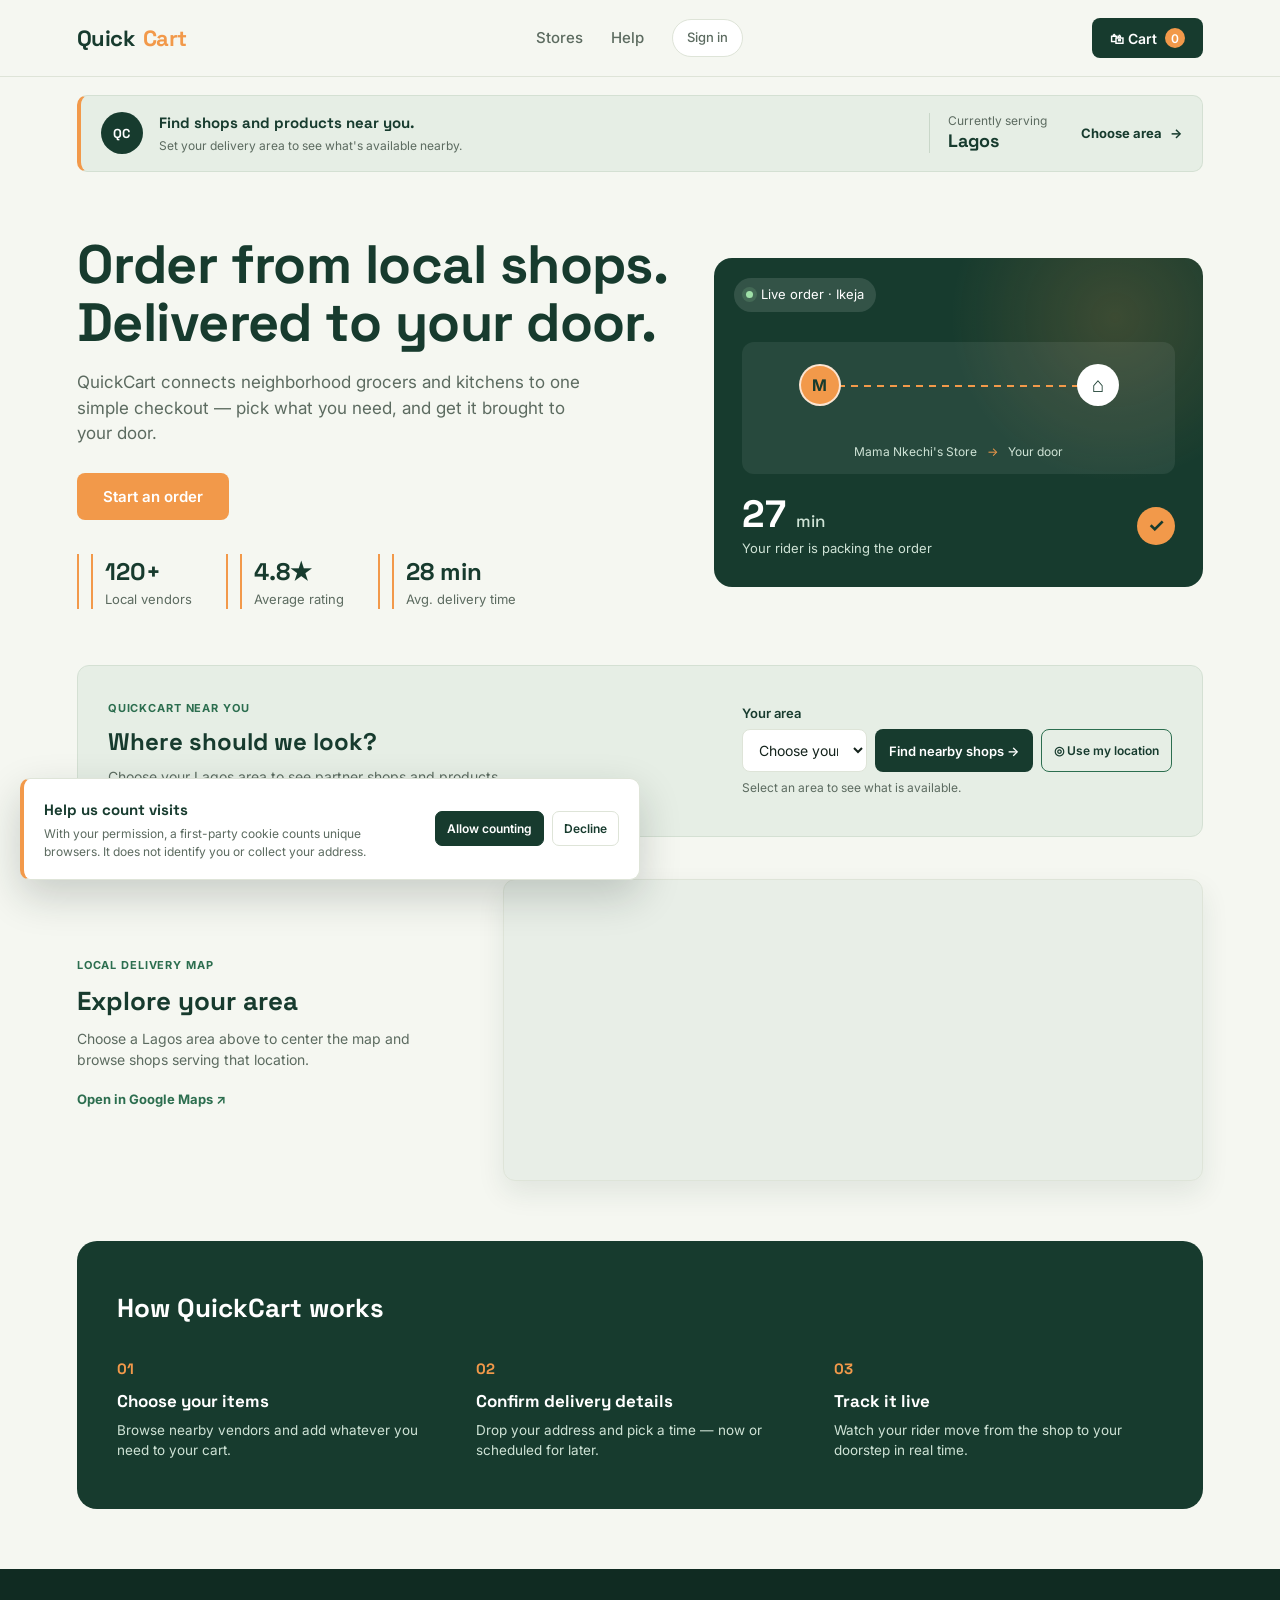
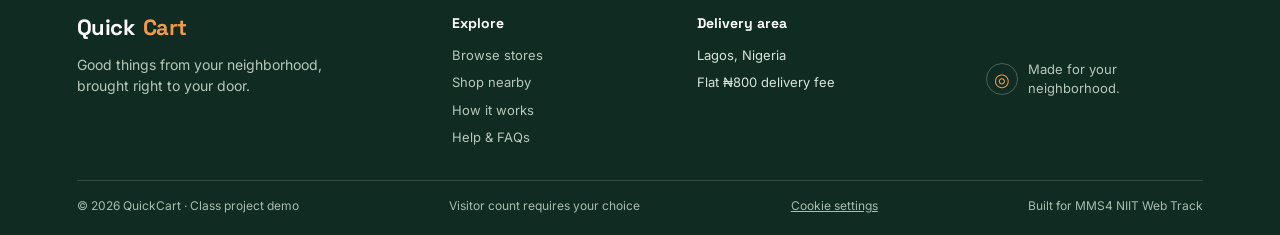
<file: target/classes/static/index.html>
<!DOCTYPE html>
<html lang="en">
<head>
<meta charset="UTF-8">
<meta name="viewport" content="width=device-width, initial-scale=1.0">
<title>QuickCart — Local Delivery</title>
<link rel="preconnect" href="https://fonts.googleapis.com">
<link href="https://fonts.googleapis.com/css2?family=Space+Grotesk:wght@500;600;700&family=Inter:wght@400;500;600&display=swap" rel="stylesheet">
<link rel="stylesheet" href="style.css">
</head>
<body>

<header>
  <a href="index.html" class="brand">Quick<span>Cart</span></a>
  <nav><ul id="accountNav">
    <li><a>Groceries</a></li>
    <li><a>Meals</a></li>
  </ul></nav>
  <button class="cart-btn" onclick="openCart()">
    🛍 Cart <span class="cart-count" id="cartCount">0</span>
  </button>
</header>

<div class="delivery-banner">
  <div class="banner-mark">QC</div>
  <div class="banner-copy">
    <strong>Find shops and products near you.</strong>
    <span>Set your delivery area to see what's available nearby.</span>
  </div>
  <div class="banner-action"><span>Currently serving</span><strong>Lagos</strong></div>
  <a href="#location" class="banner-link">Choose area <span aria-hidden="true">→</span></a>
</div>

<div class="hero">
  <div>
    <h1>Order from local shops.<br>Delivered to your door.</h1>
    <p>QuickCart connects neighborhood grocers and kitchens to one simple checkout — pick what you need, and get it brought to your door.</p>
    <button class="cta" onclick="document.getElementById('location').scrollIntoView({behavior:'smooth'})">Start an order</button>
    <div class="hero-stats">
      <div><div class="num">120+</div><div class="lbl">Local vendors</div></div>
      <div><div class="num">4.8★</div><div class="lbl">Average rating</div></div>
      <div><div class="num">28 min</div><div class="lbl">Avg. delivery time</div></div>
    </div>
  </div>
  <div class="hero-visual">
    <div class="tag"><span class="live-dot"></span> Live order · Ikeja</div>
    <div class="route-map" aria-hidden="true">
      <div class="route-line"></div>
      <div class="route-stop shop-stop">M</div>
      <div class="route-stop home-stop">⌂</div>
      <div class="route-caption">Mama Nkechi's Store <span>→</span> Your door</div>
    </div>
    <div class="order-status">
      <div>
        <div class="eta">27 <span>min</span></div>
        <div class="eta-lbl">Your rider is packing the order</div>
      </div>
      <div class="status-mark">✓</div>
    </div>
  </div>
</div>

<section class="location-section" id="location">
  <div class="location-intro">
    <span class="location-kicker">QUICKCART NEAR YOU</span>
    <h2>Where should we look?</h2>
    <p>Choose your Lagos area to see partner shops and products that serve you.</p>
  </div>
  <div class="location-form">
    <label for="locationCity">Your area</label>
    <div class="location-controls">
      <select id="locationCity">
        <option value="">Choose your area</option>
        <option value="Agege">Agege</option>
        <option value="Alimosho">Alimosho</option>
        <option value="Ajah">Ajah</option>
        <option value="Badagry">Badagry</option>
        <option value="Epe">Epe</option>
        <option value="Ikeja">Ikeja</option>
        <option value="Kosofe">Kosofe</option>
        <option value="Lekki">Lekki</option>
        <option value="Ojo">Ojo</option>
        <option value="Somolu">Somolu</option>
        <option value="Surulere">Surulere</option>
        <option value="Victoria Island">Victoria Island</option>
        <option value="Yaba">Yaba</option>
      </select>
      <button class="location-submit" type="button" onclick="findNearbyShops()">Find nearby shops <span aria-hidden="true">→</span></button>
      <button class="location-gps" type="button" onclick="useMyLocation()">◎ Use my location</button>
    </div>
    <p class="location-status" id="locationStatus" role="status">Select an area to see what is available.</p>
  </div>
</section>

<section class="map-section" aria-labelledby="mapHeading">
  <div class="map-info">
    <span class="location-kicker">LOCAL DELIVERY MAP</span>
    <h2 id="mapHeading">Explore your area</h2>
    <p id="mapDescription">Choose a Lagos area above to center the map and browse shops serving that location.</p>
    <a id="googleMapLink" href="https://www.google.com/maps/search/?api=1&query=Lagos%2C%20Nigeria" target="_blank" rel="noopener noreferrer">Open in Google Maps <span aria-hidden="true">↗</span></a>
  </div>
  <div class="map-frame">
    <iframe id="googleMap" title="Google Map of Lagos delivery area" loading="lazy" referrerpolicy="no-referrer-when-downgrade" src="https://maps.google.com/maps?q=Lagos%2C%20Nigeria&output=embed"></iframe>
  </div>
</section>

<section id="shop" hidden>
  <div class="section-head">
    <div>
      <h2 id="shopHeading">Shops near you</h2>
      <p id="shopSubheading">Available shops and products for your selected area.</p>
    </div>
    <div class="filters">
      <button class="active" onclick="filterCat('all',this)">All</button>
      <button onclick="filterCat('grocery',this)">Groceries</button>
      <button onclick="filterCat('produce',this)">Produce</button>
      <button onclick="filterCat('meal',this)">Meals</button>
      <button onclick="filterCat('bakery',this)">Bakery</button>
      <button onclick="filterCat('drink',this)">Drinks</button>
      <button onclick="filterCat('snack',this)">Snacks</button>
      <button onclick="filterCat('household',this)">Household</button>
      <button onclick="filterCat('personal',this)">Personal care</button>
    </div>
  </div>
  <div class="store-grid" id="storeGrid"></div>
  <h3 class="products-heading">Products from these shops</h3>
  <div class="grid" id="productGrid"></div>
</section>

<div class="how" id="how">
  <h2>How QuickCart works</h2>
  <div class="how-grid">
    <div class="step">
      <div class="n">01</div>
      <h3>Choose your items</h3>
      <p>Browse nearby vendors and add whatever you need to your cart.</p>
    </div>
    <div class="step">
      <div class="n">02</div>
      <h3>Confirm delivery details</h3>
      <p>Drop your address and pick a time — now or scheduled for later.</p>
    </div>
    <div class="step">
      <div class="n">03</div>
      <h3>Track it live</h3>
      <p>Watch your rider move from the shop to your doorstep in real time.</p>
    </div>
  </div>
</div>

<footer class="site-footer">
  <div class="footer-main">
    <div class="footer-about">
      <a href="index.html" class="brand footer-brand">Quick<span>Cart</span></a>
      <p>Good things from your neighborhood, brought right to your door.</p>
    </div>
    <div class="footer-column">
      <h3>Explore</h3>
      <a href="stores.html">Browse stores</a>
      <a href="#shop">Shop nearby</a>
      <a href="#how">How it works</a>
      <a href="help.html">Help & FAQs</a>
    </div>
    <div class="footer-column">
      <h3>Delivery area</h3>
      <span>Lagos, Nigeria</span>
      <span>Flat ₦800 delivery fee</span>
    </div>
    <div class="footer-note">
      <span class="footer-pin">◎</span>
      <span>Made for your neighborhood.</span>
    </div>
  </div>
  <div class="footer-bottom">
    <span>© 2026 QuickCart · Class project demo</span>
    <span id="visitorCount">Visitor count requires your choice</span>
    <a href="#visitorCount" onclick="openVisitorCookieSettings(event)">Cookie settings</a>
    <span>Built for MMS4 NIIT Web Track</span>
  </div>
</footer>

<div class="overlay" id="overlay" onclick="closeCart()"></div>
<div class="drawer" id="drawer">
  <div class="drawer-head">
    <h3>Your cart</h3>
    <button class="close-btn" onclick="closeCart()">✕</button>
  </div>
  <div class="drawer-items" id="drawerItems"></div>
  <div class="drawer-foot">
    <div class="field" id="addressField" style="display:none;">
      <label for="streetAddress">Street address</label>
      <input type="text" id="streetAddress" placeholder="e.g. 14 Adeola Street">

      <div class="delivery-row">
        <div class="delivery-col">
          <label for="citySelect">City</label>
          <select id="citySelect">
            <option value="">Choose city</option>
            <option value="Agege">Agege</option>
            <option value="Alimosho">Alimosho</option>
            <option value="Ajah">Ajah</option>
            <option value="Badagry">Badagry</option>
            <option value="Epe">Epe</option>
            <option value="Ikeja">Ikeja</option>
            <option value="Kosofe">Kosofe</option>
            <option value="Lekki">Lekki</option>
            <option value="Ojo">Ojo</option>
            <option value="Somolu">Somolu</option>
            <option value="Surulere">Surulere</option>
            <option value="Victoria Island">Victoria Island</option>
            <option value="Yaba">Yaba</option>
          </select>
        </div>

        <div class="delivery-col">
          <label for="stateSelect">State</label>
          <select id="stateSelect">
            <option value="Lagos" selected>Lagos</option>
          </select>
        </div>
      </div>
    </div>
    <div class="row"><span>Subtotal</span><span id="subtotal">₦0</span></div>
    <div class="row"><span>Delivery fee</span><span id="deliveryFee">₦0</span></div>
    <div class="row total"><span>Total</span><span id="total">₦0</span></div>
    <button class="checkout-btn" id="checkoutBtn" onclick="checkout()" disabled>Place order</button>
  </div>
</div>

<script src="common.js"></script>
<script>
let PRODUCTS = [];
let NEARBY_STORES = [];
let cart = {}; // {id: qty}
let currentFilter = 'all';

function setMapLocation(query, description, title) {
  const encodedQuery = encodeURIComponent(query);
  const map = document.getElementById('googleMap');
  map.src = `https://maps.google.com/maps?q=${encodedQuery}&output=embed`;
  map.title = title;
  document.getElementById('mapDescription').textContent = description;
  document.getElementById('googleMapLink').href = `https://www.google.com/maps/search/?api=1&query=${encodedQuery}`;
}

function useMyLocation() {
  const status = document.getElementById('locationStatus');
  if (!navigator.geolocation) {
    status.textContent = 'Location is not available in this browser. Choose your area from the list.';
    return;
  }

  status.textContent = 'Requesting your location permission...';
  navigator.geolocation.getCurrentPosition(position => {
    const coordinates = `${position.coords.latitude},${position.coords.longitude}`;
    setMapLocation(coordinates, 'Map centered on your device location. Confirm your Lagos area above to see shops serving you.', 'Google Map centered on your device location');
    status.textContent = 'Your location is on the map. Choose your Lagos area to find nearby shops.';
  }, error => {
    const message = error.code === error.PERMISSION_DENIED
      ? 'Location permission was denied. Choose your area from the list instead.'
      : 'Could not get your location. Choose your area from the list instead.';
    status.textContent = message;
  }, { enableHighAccuracy: false, timeout: 10000, maximumAge: 60000 });
}

async function findNearbyShops(shouldScroll = true) {
  const city = document.getElementById('locationCity').value;
  const status = document.getElementById('locationStatus');
  const shopSection = document.getElementById('shop');

  if (!city) {
    showToast('Choose your area first', true);
    return;
  }

  setMapLocation(`${city}, Lagos, Nigeria`, `Map centered on ${city}, Lagos. Shops shown below serve this area.`, `Google Map of ${city}, Lagos`);
  if (localStorage.getItem('qc_delivery_city') && localStorage.getItem('qc_delivery_city') !== city) {
    cart = {};
    updateCart();
  }
  status.textContent = `Looking for shops in ${city}...`;
  shopSection.hidden = true;

  try {
    const stores = await api(`/api/stores?city=${encodeURIComponent(city)}`);
    if (stores.length === 0) {
      NEARBY_STORES = [];
      PRODUCTS = [];
      localStorage.removeItem('qc_delivery_city');
      updateCart();
      status.textContent = `No partner shops serve ${city} yet. Try another Lagos area.`;
      return;
    }

    localStorage.setItem('qc_delivery_city', city);
    document.getElementById('citySelect').value = city;
    document.getElementById('shopHeading').textContent = `Shops near ${city}`;
    document.getElementById('shopSubheading').textContent = `Partner shops and their available products in ${city}.`;
    NEARBY_STORES = stores;
    PRODUCTS = stores.flatMap(store => store.products.map(product => ({ ...product, storeName: store.name })));
    updateCart();
    renderStores();
    renderGrid();
    shopSection.hidden = false;
    status.textContent = `${stores.length} partner shop${stores.length === 1 ? '' : 's'} found in ${city}.`;
    if (shouldScroll) shopSection.scrollIntoView({ behavior: 'smooth', block: 'start' });
  } catch (err) {
    status.textContent = err.message;
  }
}

function renderStores() {
  document.getElementById('storeGrid').innerHTML = NEARBY_STORES.map(store => `
    <article class="store-card">
      <div class="store-card-top">
        <div class="store-icon">${store.icon}</div>
        <div>
          <h3>${store.name}</h3>
          <p>${store.category}</p>
        </div>
      </div>
      <div class="store-card-bottom">
        <span>Serving ${document.getElementById('locationCity').value}</span>
        <strong>${store.products.length} items</strong>
      </div>
    </article>
  `).join('');
}

function restoreDeliveryArea() {
  const requestedCity = new URLSearchParams(window.location.search).get('area');
  const savedCity = requestedCity || localStorage.getItem('qc_delivery_city');
  if (!savedCity) return;
  const locationSelect = document.getElementById('locationCity');
  locationSelect.value = savedCity;
  if (locationSelect.value) findNearbyShops(Boolean(requestedCity));
}

function renderGrid(){
  const grid = document.getElementById('productGrid');
  const items = PRODUCTS.filter(p => currentFilter==='all' || p.cat===currentFilter);
  if (items.length === 0) {
    grid.innerHTML = '<p class="empty-results">No products in this category at your nearby shops.</p>';
    return;
  }
  grid.innerHTML = items.map(p => `
    <div class="card">
      <div class="card-img">${p.icon}</div>
      <h3>${p.name}</h3>
      <p class="desc">${p.desc}</p>
      <p class="product-store">${p.storeName}</p>
      <div class="card-foot">
        <span class="price">${money(p.price)}</span>
        <button class="add-btn" onclick="addToCart(${p.id})">+</button>
      </div>
    </div>
  `).join('');
}

function filterCat(cat, btn){
  currentFilter = cat;
  document.querySelectorAll('.filters button').forEach(b=>b.classList.remove('active'));
  btn.classList.add('active');
  renderGrid();
}

function addToCart(id){
  cart[id] = (cart[id] || 0) + 1;
  updateCart();
  showToast('Added to cart');
}

function changeQty(id, delta){
  cart[id] = (cart[id]||0) + delta;
  if(cart[id] <= 0) delete cart[id];
  updateCart();
}

function updateCart(){
  const ids = Object.keys(cart);
  const count = ids.reduce((s,id)=>s+cart[id],0);
  document.getElementById('cartCount').textContent = count;

  const drawerItems = document.getElementById('drawerItems');
  if(ids.length === 0){
    drawerItems.innerHTML = `<div class="empty-msg">Your cart is empty.<br>Add something tasty from the shop.</div>`;
  } else {
    drawerItems.innerHTML = ids.map(id=>{
      const p = PRODUCTS.find(x=>x.id==id);
      return `
        <div class="cart-line">
          <div class="ic">${p.icon}</div>
          <div class="info">
            <div class="nm">${p.name}</div>
            <div class="pr">${money(p.price)}</div>
          </div>
          <div class="qty">
            <button onclick="changeQty(${id},-1)">−</button>
            <span>${cart[id]}</span>
            <button onclick="changeQty(${id},1)">+</button>
          </div>
        </div>
      `;
    }).join('');
  }

  const subtotal = ids.reduce((s,id)=> s + PRODUCTS.find(x=>x.id==id).price * cart[id], 0);
  const fee = subtotal > 0 ? 800 : 0;
  document.getElementById('subtotal').textContent = money(subtotal);
  document.getElementById('deliveryFee').textContent = money(fee);
  document.getElementById('total').textContent = money(subtotal + fee);
  document.getElementById('checkoutBtn').disabled = subtotal === 0;
  document.getElementById('addressField').style.display = subtotal > 0 ? 'block' : 'none';
}

function openCart(){
  document.getElementById('drawer').classList.add('open');
  document.getElementById('overlay').classList.add('open');
}
function closeCart(){
  document.getElementById('drawer').classList.remove('open');
  document.getElementById('overlay').classList.remove('open');
}

async function checkout(){
  if (!getUser()) {
    showToast('Please sign in to place an order', true);
    setTimeout(()=> window.location.href = 'login.html', 900);
    return;
  }

  const street = document.getElementById('streetAddress').value.trim();
  const city = document.getElementById('citySelect').value.trim();
  const state = document.getElementById('stateSelect').value.trim();

  if (!street) {
    showToast('Please enter your street address', true);
    return;
  }
  if (!city) {
    showToast('Please choose a Lagos city', true);
    return;
  }
  if (!state || state.toLowerCase() !== 'lagos') {
    showToast('QuickCart delivery is only available in Lagos, Lagos State', true);
    return;
  }

  const address = `${street}, ${city}, ${state}`;

  try {
    await api('/api/orders', {
      method: 'POST',
      body: JSON.stringify({ items: cart, address, street, city, state })
    });
    showToast('Order placed! Track it on the My orders page.');
    cart = {};
    updateCart();
    setTimeout(closeCart, 900);
  } catch (err) {
    showToast(err.message, true);
  }
}

renderAccountNav('accountNav');
restoreDeliveryArea();
updateCart();
</script>

</body>
</html>
</file>
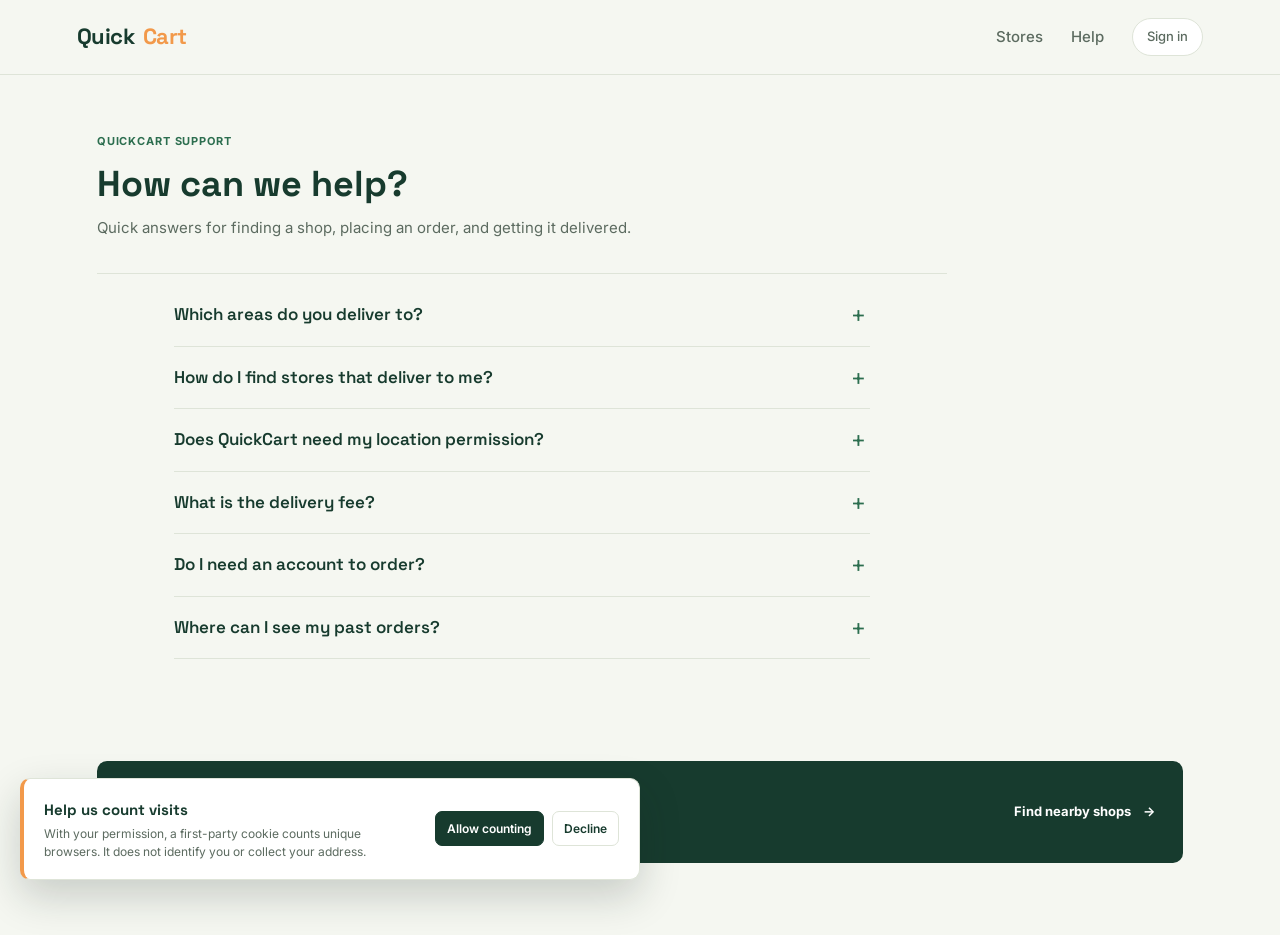
<file: target/classes/static/help.html>
<!DOCTYPE html>
<html lang="en">
<head>
<meta charset="UTF-8">
<meta name="viewport" content="width=device-width, initial-scale=1.0">
<title>Help & FAQs — QuickCart</title>
<link rel="preconnect" href="https://fonts.googleapis.com">
<link href="https://fonts.googleapis.com/css2?family=Space+Grotesk:wght@500;600;700&family=Inter:wght@400;500;600&display=swap" rel="stylesheet">
<link rel="stylesheet" href="style.css">
</head>
<body>
<header>
  <a href="index.html" class="brand">Quick<span>Cart</span></a>
  <nav><ul id="accountNav"></ul></nav>
</header>

<main class="help-page">
  <div class="help-heading">
    <span class="location-kicker">QUICKCART SUPPORT</span>
    <h1>How can we help?</h1>
    <p>Quick answers for finding a shop, placing an order, and getting it delivered.</p>
  </div>

  <section class="faq-list" aria-label="Frequently asked questions">
    <details>
      <summary>Which areas do you deliver to?</summary>
      <p>QuickCart's demo shops currently cover Agege, Alimosho, Ikeja, Kosofe, Ajah, Lekki, Victoria Island, Somolu, Surulere, and Yaba. The store directory shows which areas each shop serves.</p>
    </details>
    <details>
      <summary>How do I find stores that deliver to me?</summary>
      <p>Choose your Lagos area on the home page. You can also use your device location to center the map, then confirm your area to load matching stores and products.</p>
    </details>
    <details>
      <summary>Does QuickCart need my location permission?</summary>
      <p>No. You can choose your area from the list without sharing device location. If you use the location button, your browser asks permission and QuickCart uses the coordinates only to center the map.</p>
    </details>
    <details>
      <summary>What is the delivery fee?</summary>
      <p>The current demo uses a flat ₦800 delivery fee per order.</p>
    </details>
    <details>
      <summary>Do I need an account to order?</summary>
      <p>You can browse without signing in. Sign in or create an account when you're ready to place your order.</p>
    </details>
    <details>
      <summary>Where can I see my past orders?</summary>
      <p>After signing in, open My orders from the navigation menu to review your order details and delivery addresses.</p>
    </details>
  </section>

  <div class="help-action">
    <div>
      <h2>Ready to browse?</h2>
      <p>Choose your area and see what's available nearby.</p>
    </div>
    <a href="index.html#location">Find nearby shops <span aria-hidden="true">→</span></a>
  </div>
</main>

<script src="common.js"></script>
<script>renderAccountNav('accountNav');</script>
</body>
</html>
</file>
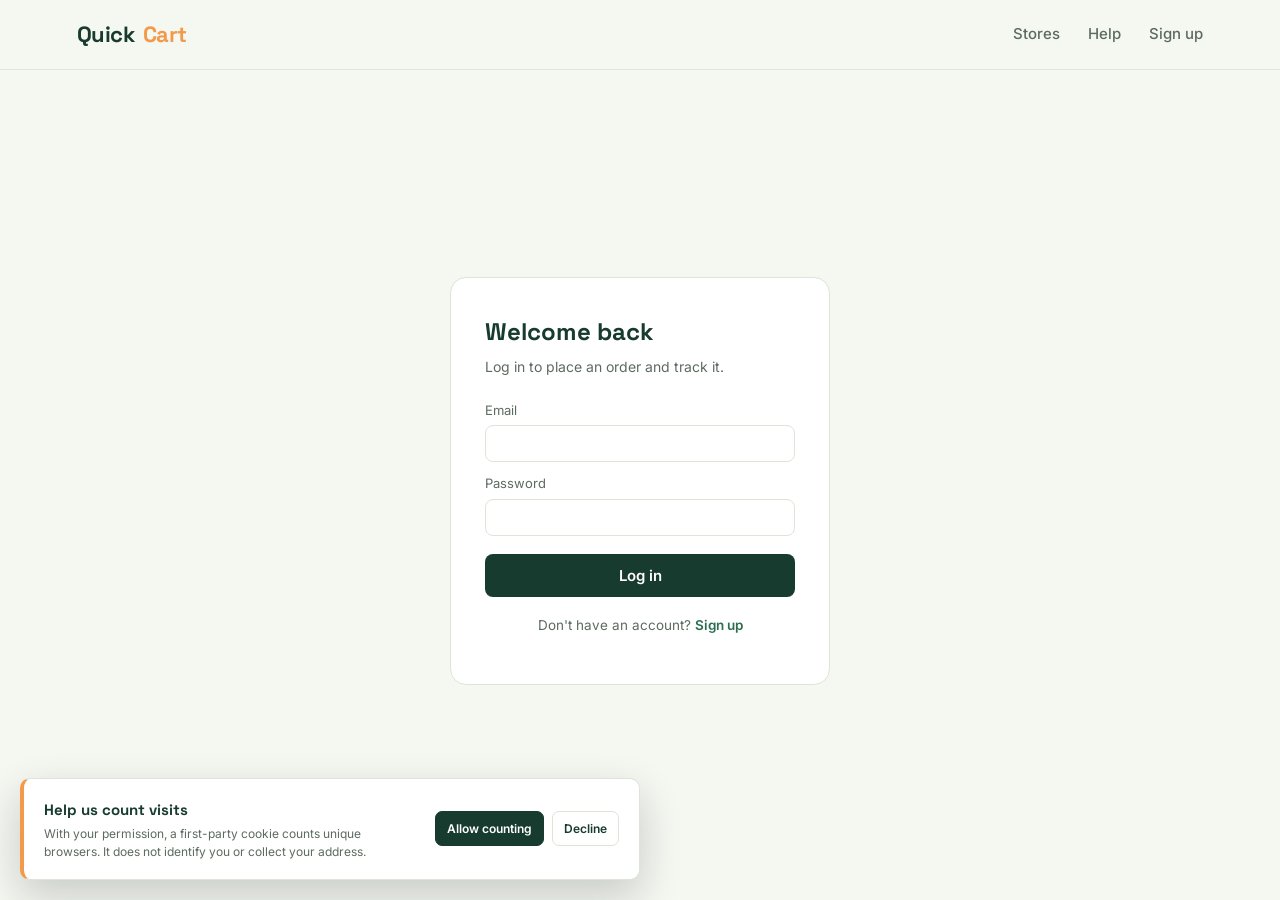
<file: target/classes/static/login.html>
<!DOCTYPE html>
<html lang="en">
<head>
<meta charset="UTF-8">
<meta name="viewport" content="width=device-width, initial-scale=1.0">
<title>Log in — QuickCart</title>
<link rel="preconnect" href="https://fonts.googleapis.com">
<link href="https://fonts.googleapis.com/css2?family=Space+Grotesk:wght@500;600;700&family=Inter:wght@400;500;600&display=swap" rel="stylesheet">
<link rel="stylesheet" href="style.css">
</head>
<body>

<header>
  <a href="index.html" class="brand">Quick<span>Cart</span></a>
  <nav><ul>
    <li><a href="stores.html">Stores</a></li>
    <li><a href="help.html">Help</a></li>
    <li><a href="signup.html">Sign up</a></li>
  </ul></nav>
</header>

<div class="auth-wrap">
  <div class="auth-card">
    <h2>Welcome back</h2>
    <p class="sub">Log in to place an order and track it.</p>
    <p class="auth-error" id="errorMsg"></p>
    <form id="loginForm">
      <div class="field">
        <label for="email">Email</label>
        <input type="email" id="email" required>
      </div>
      <div class="field">
        <label for="password">Password</label>
        <input type="password" id="password" required>
      </div>
      <button type="submit" class="auth-btn">Log in</button>
    </form>
    <p class="auth-switch">Don't have an account? <a href="signup.html">Sign up</a></p>
  </div>
</div>

<script src="common.js"></script>
<script>
document.getElementById('loginForm').addEventListener('submit', async (e) => {
  e.preventDefault();
  const email = document.getElementById('email').value.trim();
  const password = document.getElementById('password').value;
  const errBox = document.getElementById('errorMsg');
  errBox.classList.remove('show');

  try {
    const data = await api('/api/login', {
      method: 'POST',
      body: JSON.stringify({ email, password })
    });
    setSession(data.token, data.user);
    window.location.href = 'index.html';
  } catch (err) {
    errBox.textContent = err.message;
    errBox.classList.add('show');
  }
});
</script>
</body>
</html>
</file>
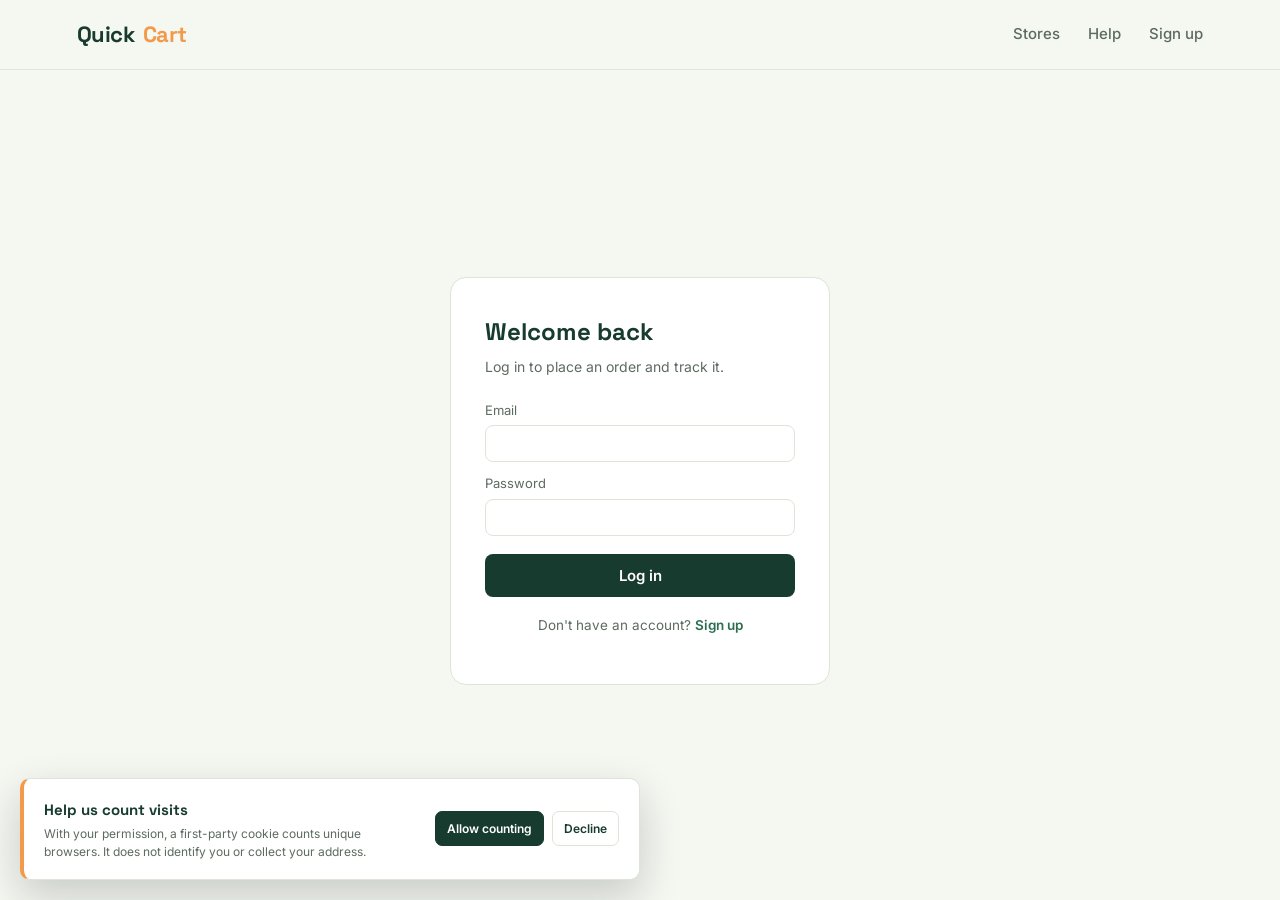
<file: target/classes/static/orders.html>
<!DOCTYPE html>
<html lang="en">
<head>
<meta charset="UTF-8">
<meta name="viewport" content="width=device-width, initial-scale=1.0">
<title>My orders — QuickCart</title>
<link rel="preconnect" href="https://fonts.googleapis.com">
<link href="https://fonts.googleapis.com/css2?family=Space+Grotesk:wght@500;600;700&family=Inter:wght@400;500;600&display=swap" rel="stylesheet">
<link rel="stylesheet" href="style.css">
</head>
<body>

<header>
  <a href="index.html" class="brand">Quick<span>Cart</span></a>
  <nav><ul id="accountNav"></ul></nav>
</header>

<section>
  <div class="section-head">
    <div>
      <h2>My orders</h2>
      <p>Everything you've ordered through QuickCart.</p>
    </div>
  </div>
  <div id="ordersList"></div>
</section>

<script src="common.js"></script>
<script>
async function loadOrders() {
  if (!getUser()) {
    window.location.href = 'login.html';
    return;
  }
  const list = document.getElementById('ordersList');
  try {
    const { orders } = await api('/api/orders/mine');
    if (!orders.length) {
      list.innerHTML = `<div class="empty-msg">No orders yet. <a href="index.html">Go place one →</a></div>`;
      return;
    }
    list.innerHTML = orders.map(o => `
      <div class="order-card">
        <div class="order-top">
          <span>Order #${o.id}</span>
          <span class="badge">${o.status}</span>
        </div>
        <div class="order-items">
          ${o.items.map(i => `${i.qty}× ${i.name}`).join(' · ')}
        </div>
        <div class="order-items" style="color:var(--muted);font-size:13px;">
          Delivering to: ${o.address}
        </div>
        <div class="order-total">${money(o.total)}</div>
      </div>
    `).join('');
  } catch (err) {
    list.innerHTML = `<div class="empty-msg">${err.message}</div>`;
  }
}

renderAccountNav('accountNav');
loadOrders();
</script>
</body>
</html>
</file>
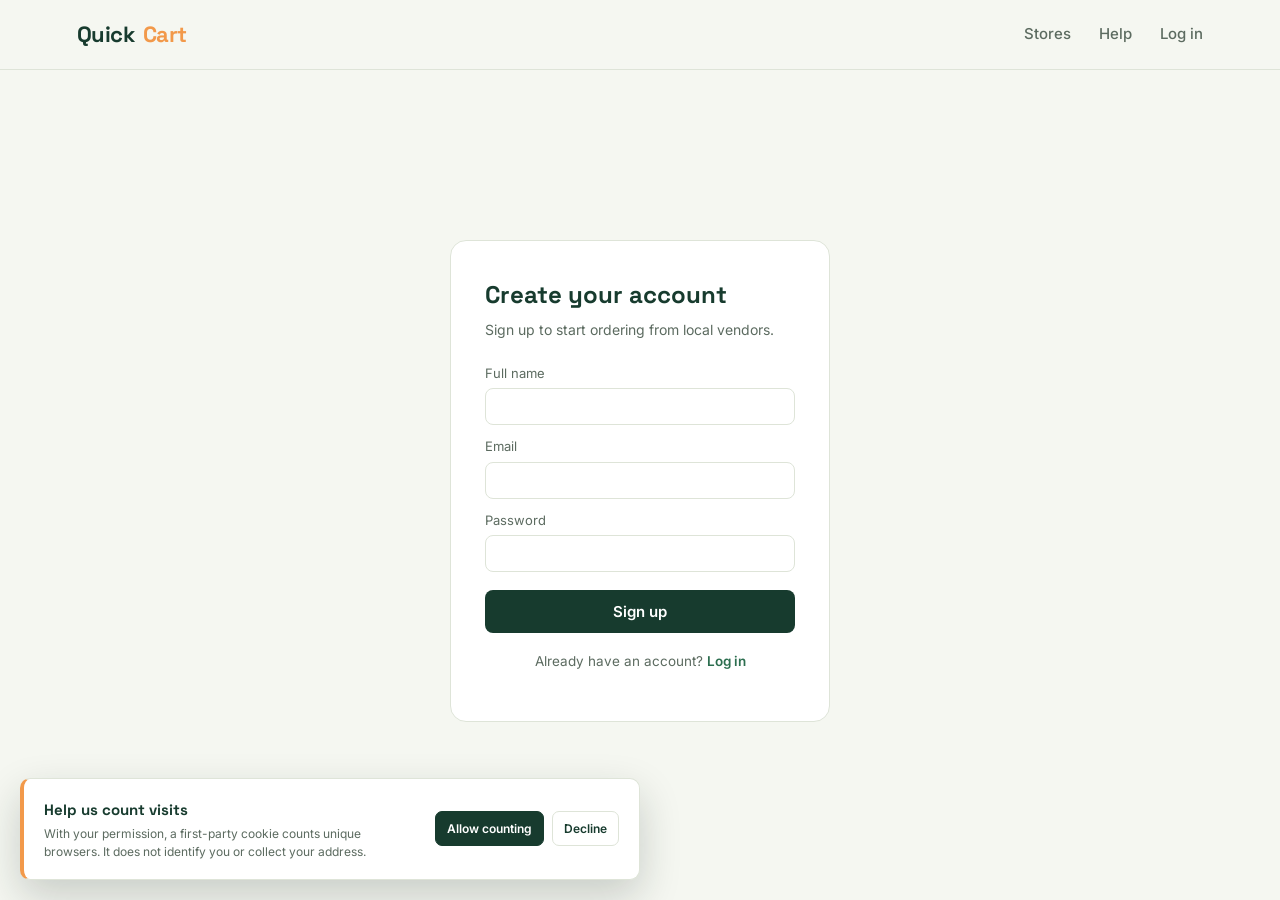
<file: target/classes/static/signup.html>
<!DOCTYPE html>
<html lang="en">
<head>
<meta charset="UTF-8">
<meta name="viewport" content="width=device-width, initial-scale=1.0">
<title>Sign up — QuickCart</title>
<link rel="preconnect" href="https://fonts.googleapis.com">
<link href="https://fonts.googleapis.com/css2?family=Space+Grotesk:wght@500;600;700&family=Inter:wght@400;500;600&display=swap" rel="stylesheet">
<link rel="stylesheet" href="style.css">
</head>
<body>

<header>
  <a href="index.html" class="brand">Quick<span>Cart</span></a>
  <nav><ul>
    <li><a href="stores.html">Stores</a></li>
    <li><a href="help.html">Help</a></li>
    <li><a href="login.html">Log in</a></li>
  </ul></nav>
</header>

<div class="auth-wrap">
  <div class="auth-card">
    <h2>Create your account</h2>
    <p class="sub">Sign up to start ordering from local vendors.</p>
    <p class="auth-error" id="errorMsg"></p>
    <form id="signupForm">
      <div class="field">
        <label for="name">Full name</label>
        <input type="text" id="name" required>
      </div>
      <div class="field">
        <label for="email">Email</label>
        <input type="email" id="email" required>
      </div>
      <div class="field">
        <label for="password">Password</label>
        <input type="password" id="password" minlength="6" required>
      </div>
      <button type="submit" class="auth-btn">Sign up</button>
    </form>
    <p class="auth-switch">Already have an account? <a href="login.html">Log in</a></p>
  </div>
</div>

<script src="common.js"></script>
<script>
document.getElementById('signupForm').addEventListener('submit', async (e) => {
  e.preventDefault();
  const name = document.getElementById('name').value.trim();
  const email = document.getElementById('email').value.trim();
  const password = document.getElementById('password').value;
  const errBox = document.getElementById('errorMsg');
  errBox.classList.remove('show');

  try {
    const data = await api('/api/signup', {
      method: 'POST',
      body: JSON.stringify({ name, email, password })
    });
    setSession(data.token, data.user);
    window.location.href = 'index.html';
  } catch (err) {
    errBox.textContent = err.message;
    errBox.classList.add('show');
  }
});
</script>
</body>
</html>
</file>
<file: target/classes/static/style.css>
:root{
  --green-deep:#173B2E;
  --green-mid:#2C6E4F;
  --paper:#F5F7F1;
  --paper-card:#FFFFFF;
  --ink:#14231C;
  --mango:#F2994A;
  --teal:#2D6A6A;
  --line:#DEE4D8;
  --muted:#5C6B60;
  --error:#C0392B;
}
*{box-sizing:border-box;}
body{margin:0;background:var(--paper);color:var(--ink);font-family:'Inter',sans-serif;line-height:1.5;}
h1,h2,h3,.brand,.price{font-family:'Space Grotesk',sans-serif;}
a{color:inherit;}
img{max-width:100%;display:block;}

/* NAV */
header{
  display:flex;align-items:center;justify-content:space-between;
  padding:18px 6vw;position:sticky;top:0;background:var(--paper);
  border-bottom:1px solid var(--line);z-index:10;
}
.brand{font-size:22px;font-weight:700;color:var(--green-deep);display:flex;align-items:center;gap:8px;letter-spacing:-0.02em;text-decoration:none;}
.brand span{color:var(--mango);}
nav ul{display:flex;gap:28px;list-style:none;margin:0;padding:0;font-size:15px;font-weight:500;color:var(--muted);align-items:center;}
nav a{text-decoration:none;cursor:pointer;}
nav a:hover{color:var(--green-deep);}
.cart-btn{
  background:var(--green-deep);color:#fff;border:none;border-radius:8px;
  padding:10px 18px;font-family:'Inter';font-weight:600;font-size:14px;
  cursor:pointer;display:flex;align-items:center;gap:8px;
}
.cart-count{
  background:var(--mango);color:#fff;border-radius:50%;width:20px;height:20px;
  display:flex;align-items:center;justify-content:center;font-size:12px;
}
.account-pill{
  background:var(--paper-card);border:1px solid var(--line);padding:8px 14px;
  border-radius:20px;font-size:13px;cursor:pointer;font-family:'Inter';
}
.delivery-banner{
  margin:18px 6vw 0;padding:16px 20px;display:flex;align-items:center;gap:16px;
  background:#E6EEE5;border:1px solid #D4E0D3;border-left:4px solid var(--mango);border-radius:10px;
}
.banner-mark{width:42px;height:42px;display:grid;place-items:center;flex:none;border-radius:50%;
  background:var(--green-deep);color:#fff;font-family:'Space Grotesk';font-weight:700;font-size:13px;}
.banner-copy{display:flex;flex-direction:column;gap:2px;flex:1;}
.banner-copy strong{color:var(--green-deep);font-family:'Space Grotesk';font-size:15px;}
.banner-copy span,.banner-action span{color:var(--muted);font-size:12px;}
.banner-action{display:flex;flex-direction:column;line-height:1.35;padding:0 18px;border-left:1px solid #C9D7C9;}
.banner-action strong{font-family:'Space Grotesk';font-size:18px;color:var(--green-deep);}
.banner-link{display:flex;gap:8px;align-items:center;white-space:nowrap;color:var(--green-deep);font-size:13px;font-weight:700;text-decoration:none;}
.banner-link:hover{color:var(--green-mid);}

.location-section{
  margin:0 6vw 42px;padding:28px 30px;display:flex;align-items:center;justify-content:space-between;gap:28px;
  background:#E6EEE5;border:1px solid #D4E0D3;border-radius:12px;
}
.location-intro{max-width:390px;}
.location-kicker{color:var(--green-mid);font-size:11px;font-weight:700;letter-spacing:.08em;}
.location-intro h2{margin:6px 0;font-size:24px;color:var(--green-deep);}
.location-intro p{margin:0;color:var(--muted);font-size:14px;}
.location-form{width:min(100%,430px);}
.location-form label{display:block;margin-bottom:6px;font-size:13px;font-weight:600;color:var(--green-deep);}
.location-controls{display:flex;gap:8px;}
.location-controls select{flex:1;min-width:0;border:1px solid var(--line);border-radius:8px;padding:11px 12px;background:#fff;color:var(--ink);font:14px 'Inter',sans-serif;}
.location-submit{border:0;border-radius:8px;padding:11px 14px;background:var(--green-deep);color:white;font:600 13px 'Inter',sans-serif;white-space:nowrap;cursor:pointer;}
.location-submit:hover{background:var(--green-mid);}
.location-status{min-height:19px;margin:7px 0 0;color:var(--muted);font-size:12px;}
.location-gps{border:1px solid var(--green-mid);border-radius:8px;padding:10px 12px;background:transparent;color:var(--green-deep);font:600 12px 'Inter',sans-serif;white-space:nowrap;cursor:pointer;}
.location-gps:hover{background:#D8E5D7;}
.map-section{display:grid;grid-template-columns:.72fr 1.28fr;align-items:center;gap:32px;padding-top:0;}
.map-info h2{margin:7px 0;color:var(--green-deep);font-size:26px;}
.map-info p{margin:0 0 16px;color:var(--muted);font-size:14px;max-width:38ch;}
.map-info a{color:var(--green-mid);font-size:13px;font-weight:700;text-decoration:none;}
.map-info a:hover{color:var(--green-deep);}
.map-frame{overflow:hidden;border:1px solid var(--line);border-radius:12px;background:#E8EEE7;box-shadow:0 12px 28px rgba(23,59,46,.09);}

.map-frame iframe{display:block;width:100%;height:300px;border:0;}

/* HERO */
.hero{
  display:grid;grid-template-columns:1.1fr 0.9fr;gap:40px;
  padding:64px 6vw 56px;align-items:center;
}
.hero > div:first-child{animation:rise-in .55s ease-out both;}
.hero-visual{animation:rise-in .65s .1s ease-out both;}
.delivery-banner{animation:rise-in .45s ease-out both;}
.location-section,.map-section{animation:rise-in .5s ease-out both;}
@keyframes rise-in{from{opacity:0;transform:translateY(14px);}to{opacity:1;transform:translateY(0);}}
.hero h1{
  font-size:clamp(34px,4.4vw,54px);line-height:1.08;margin:0 0 18px;
  color:var(--green-deep);font-weight:700;letter-spacing:-0.01em;
}
.hero p{color:var(--muted);font-size:17px;max-width:46ch;margin:0 0 26px;}
.hero-stats{display:flex;gap:34px;margin-top:34px;}
.hero-stats div{border-left:2px solid var(--mango);padding-left:12px;}
.hero-stats .num{font-family:'Space Grotesk';font-size:24px;font-weight:700;color:var(--green-deep);}
.hero-stats .lbl{font-size:13px;color:var(--muted);}
.cta{
  background:var(--mango);color:#fff;border:none;padding:14px 26px;border-radius:8px;
  font-weight:600;font-size:15px;cursor:pointer;font-family:'Inter';
}
.hero-visual{
  background:radial-gradient(circle at 82% 18%,rgba(242,153,74,.17),transparent 34%),var(--green-deep);
  border-radius:18px;padding:28px;color:#fff;
  position:relative;overflow:hidden;min-height:320px;display:flex;flex-direction:column;justify-content:flex-end;
}
.hero-visual .tag{
  position:absolute;top:20px;left:20px;background:rgba(255,255,255,.12);
  padding:7px 12px;border-radius:20px;font-size:13px;display:flex;align-items:center;gap:8px;
}
.live-dot{width:7px;height:7px;border-radius:50%;background:#9FE0A8;box-shadow:0 0 0 4px rgba(159,224,168,.15);}
.route-map{height:132px;position:relative;margin:56px 0 20px;border-radius:12px;background:rgba(255,255,255,.07);}
.route-line{position:absolute;left:19%;right:19%;top:43px;height:2px;background:repeating-linear-gradient(90deg,var(--mango) 0 7px,transparent 7px 13px);}
.route-stop{position:absolute;top:22px;width:42px;height:42px;border:2px solid rgba(255,255,255,.75);border-radius:50%;display:grid;place-items:center;font-weight:700;}
.shop-stop{left:13%;background:var(--mango);color:var(--green-deep);}
.home-stop{right:13%;background:#fff;color:var(--green-deep);font-size:21px;}
.route-caption{position:absolute;left:0;right:0;bottom:13px;text-align:center;color:#CFE3D6;font-size:12px;}
.route-caption span{color:var(--mango);padding:0 7px;}
.order-status{display:flex;align-items:center;justify-content:space-between;gap:16px;}
.hero-visual .eta{font-family:'Space Grotesk';font-size:38px;font-weight:700;line-height:1.1;}
.hero-visual .eta span{font-size:17px;font-weight:500;color:#CFE3D6;}
.hero-visual .eta-lbl{font-size:13px;color:#CFE3D6;margin-top:4px;}
.status-mark{width:38px;height:38px;border-radius:50%;display:grid;place-items:center;background:var(--mango);color:var(--green-deep);font-size:19px;font-weight:700;flex:none;}

/* SECTION */
section{padding:10px 6vw 60px;}
.section-head{display:flex;justify-content:space-between;align-items:flex-end;margin-bottom:24px;flex-wrap:wrap;gap:14px;}
.section-head h2{font-size:26px;color:var(--green-deep);margin:0;}
.section-head p{color:var(--muted);font-size:14px;margin:4px 0 0;}
.filters{display:flex;gap:8px;flex-wrap:wrap;}
.filters button{
  border:1px solid var(--line);background:var(--paper-card);padding:7px 14px;
  border-radius:20px;font-size:13px;cursor:pointer;color:var(--muted);font-family:'Inter';
  transition:background .18s,color .18s,border-color .18s;
}
.filters button.active{background:var(--green-deep);color:#fff;border-color:var(--green-deep);}
.filters button:not(.active):hover{border-color:var(--green-mid);color:var(--green-deep);}
.filters button.active{box-shadow:0 5px 12px rgba(23,59,46,.16);}

.grid{display:grid;grid-template-columns:repeat(auto-fill,minmax(220px,1fr));gap:20px;}
.store-grid{display:grid;grid-template-columns:repeat(auto-fill,minmax(245px,1fr));gap:14px;margin-bottom:28px;}
.store-card{background:#fff;border:1px solid var(--line);border-radius:10px;padding:16px;}
.store-card{animation:rise-in .35s ease-out both;}
.store-card:nth-child(2){animation-delay:.06s;}
.store-card:nth-child(3){animation-delay:.12s;}
.store-card-top{display:flex;align-items:center;gap:12px;}
.store-icon{width:44px;height:44px;display:grid;place-items:center;flex:none;border-radius:9px;background:#EAF1E6;font-size:23px;}
.store-card h3{margin:0;color:var(--green-deep);font-size:16px;}
.store-card p{margin:3px 0 0;color:var(--muted);font-size:12px;}
.store-card-bottom{display:flex;justify-content:space-between;gap:10px;margin-top:16px;padding-top:12px;border-top:1px solid var(--line);font-size:12px;color:var(--muted);}
.store-card-bottom strong{color:var(--green-mid);}
.products-heading{margin:0 0 14px;color:var(--green-deep);font-size:19px;}
.empty-results{grid-column:1/-1;margin:0;padding:24px;background:#fff;border:1px dashed var(--line);border-radius:10px;color:var(--muted);font-size:14px;text-align:center;}
.card{
  background:var(--paper-card);border:1px solid var(--line);border-radius:14px;
  padding:16px;display:flex;flex-direction:column;gap:10px;
  transition:transform .18s ease,box-shadow .18s ease,border-color .18s ease;
}
.card{animation:rise-in .35s ease-out both;}
.card:nth-child(2){animation-delay:.04s;}
.card:nth-child(3){animation-delay:.08s;}
.card:nth-child(4){animation-delay:.12s;}
.card:hover{transform:translateY(-3px);border-color:#C5D4C5;box-shadow:0 12px 28px rgba(23,59,46,.08);}
.card-img{
  height:130px;border-radius:10px;display:flex;align-items:center;justify-content:center;
  font-size:44px;background:linear-gradient(135deg,#EAF1E6,#DCEAD9);
}
.card h3{font-size:16px;margin:0;color:var(--ink);}
.card .desc{font-size:13px;color:var(--muted);margin:0;min-height:32px;}
.product-store{margin:0;color:var(--green-mid);font-size:11px;font-weight:600;}
.card-foot{display:flex;justify-content:space-between;align-items:center;margin-top:auto;}
.price{font-size:17px;font-weight:700;color:var(--green-deep);}
.add-btn{
  background:var(--paper);border:1px solid var(--green-mid);color:var(--green-mid);
  width:32px;height:32px;border-radius:8px;font-size:18px;cursor:pointer;font-family:'Inter';
  line-height:1;
}
.add-btn:hover{background:var(--green-mid);color:#fff;transform:translateY(-1px);}

/* HOW IT WORKS */
.how{background:var(--green-deep);color:#fff;border-radius:20px;margin:0 6vw 60px;padding:48px 40px;}
.how h2{font-size:26px;margin:0 0 30px;}
.how-grid{display:grid;grid-template-columns:repeat(3,1fr);gap:30px;}
.how-grid .step .n{font-family:'Space Grotesk';font-size:15px;color:var(--mango);font-weight:700;margin-bottom:8px;}
.how-grid .step h3{font-size:17px;margin:0 0 6px;}
.how-grid .step p{font-size:13.5px;color:#CFE3D6;margin:0;}

.site-footer{padding:42px 6vw 20px;background:#102B22;color:#D9E5DC;font-size:13px;}
.footer-main{display:grid;grid-template-columns:1.6fr 1fr 1.2fr 1fr;gap:28px;padding-bottom:32px;}
.footer-brand{color:#fff;font-size:22px;}
.footer-about p{max-width:28ch;color:#B7C8BC;margin:10px 0 0;font-size:14px;}
.footer-column{display:flex;flex-direction:column;align-items:flex-start;gap:8px;}
.footer-column h3{color:#fff;font-size:14px;margin:2px 0 4px;}
.footer-column a{color:#B7C8BC;text-decoration:none;}
.footer-column a:hover{color:#fff;}
.footer-note{display:flex;align-items:center;gap:10px;color:#B7C8BC;}
.footer-pin{width:32px;height:32px;border:1px solid rgba(255,255,255,.25);border-radius:50%;display:grid;place-items:center;color:var(--mango);font-size:18px;flex:none;}
.footer-bottom{border-top:1px solid rgba(255,255,255,.16);padding-top:16px;display:flex;justify-content:space-between;flex-wrap:wrap;gap:8px;color:#A9BCAF;font-size:12px;}

button,a,select,input{transition:color .18s ease,background-color .18s ease,border-color .18s ease,box-shadow .18s ease;}
:focus-visible{outline:3px solid var(--mango);outline-offset:3px;}

/* CART DRAWER */
.delivery-row{display:flex;gap:10px;margin-top:10px;}
.delivery-col{flex:1;}
.delivery-col label{font-size:13px;color:var(--muted);display:block;margin-bottom:5px;}
.delivery-row select,
.delivery-col select,
.delivery-col input{
  width:100%;border:1px solid var(--line);border-radius:8px;padding:9px 11px;
  font-family:'Inter';font-size:14px;color:var(--ink);background:#fff;
}
.overlay{
  position:fixed;inset:0;background:rgba(20,35,28,.35);opacity:0;pointer-events:none;
  transition:opacity .25s;z-index:20;
}
.overlay.open{opacity:1;pointer-events:auto;}
.drawer{
  position:fixed;top:0;right:-420px;width:380px;max-width:88vw;height:100%;background:#fff;
  z-index:30;box-shadow:-8px 0 30px rgba(0,0,0,.15);transition:right .28s ease;
  display:flex;flex-direction:column;
}
.drawer.open{right:0;}
.drawer-head{padding:22px 22px 16px;border-bottom:1px solid var(--line);display:flex;justify-content:space-between;align-items:center;}
.drawer-head h3{margin:0;font-size:19px;color:var(--green-deep);}
.close-btn{border:none;background:none;font-size:20px;cursor:pointer;color:var(--muted);}
.drawer-items{flex:1;overflow-y:auto;padding:14px 22px;}
.cart-line{display:flex;gap:12px;align-items:center;padding:12px 0;border-bottom:1px solid var(--line);}
.cart-line .ic{
  width:44px;height:44px;border-radius:8px;background:var(--paper);display:flex;
  align-items:center;justify-content:center;font-size:20px;flex:none;
}
.cart-line .info{flex:1;}
.cart-line .info .nm{font-size:14px;font-weight:600;}
.cart-line .info .pr{font-size:13px;color:var(--muted);}
.qty{display:flex;align-items:center;gap:8px;}
.qty button{width:22px;height:22px;border:1px solid var(--line);background:#fff;border-radius:5px;cursor:pointer;font-size:13px;}
.empty-msg{color:var(--muted);font-size:14px;text-align:center;padding:40px 10px;}
.drawer-foot{padding:20px 22px 24px;border-top:1px solid var(--line);}
.field{margin-bottom:12px;}
.field label{font-size:13px;color:var(--muted);display:block;margin-bottom:5px;}
.field input, .field textarea{
  width:100%;border:1px solid var(--line);border-radius:8px;padding:9px 11px;
  font-family:'Inter';font-size:14px;color:var(--ink);
}
.row{display:flex;justify-content:space-between;font-size:14px;color:var(--muted);margin-bottom:6px;}
.row.total{font-size:17px;font-weight:700;color:var(--ink);margin-top:10px;}
.checkout-btn{
  width:100%;background:var(--mango);color:#fff;border:none;padding:13px;border-radius:8px;
  font-weight:600;font-size:15px;margin-top:14px;cursor:pointer;font-family:'Inter';
}
.checkout-btn:disabled{background:#E7DFD3;color:#A8A39A;cursor:not-allowed;}

.toast{
  position:fixed;bottom:24px;left:50%;transform:translateX(-50%) translateY(20px);
  background:var(--green-deep);color:#fff;padding:12px 22px;border-radius:30px;font-size:14px;
  opacity:0;pointer-events:none;transition:all .25s;z-index:40;text-align:center;max-width:80vw;
}
.toast.show{opacity:1;transform:translateX(-50%) translateY(0);}
.toast.error{background:var(--error);}
.cookie-notice{position:fixed;left:20px;bottom:20px;z-index:45;display:flex;align-items:center;gap:24px;width:min(620px,calc(100vw - 40px));padding:18px 20px;background:#fff;border:1px solid var(--line);border-left:4px solid var(--mango);border-radius:10px;box-shadow:0 16px 42px rgba(20,35,28,.2);}
.cookie-notice strong{color:var(--green-deep);font-family:'Space Grotesk',sans-serif;font-size:15px;}
.cookie-notice p{margin:4px 0 0;color:var(--muted);font-size:12px;}
.cookie-actions{display:flex;gap:8px;flex:none;}
.cookie-actions button{border:1px solid var(--line);border-radius:7px;padding:9px 11px;background:#fff;color:var(--green-deep);font:600 12px 'Inter',sans-serif;cursor:pointer;white-space:nowrap;}
.cookie-actions .cookie-accept{background:var(--green-deep);border-color:var(--green-deep);color:#fff;}
.cookie-actions .cookie-accept:hover{background:var(--green-mid);}
.cookie-actions .cookie-decline:hover{background:var(--paper);}

/* AUTH PAGES */
.auth-wrap{
  min-height:calc(100vh - 78px);display:flex;align-items:center;justify-content:center;padding:40px 6vw;
}
.auth-card{
  background:var(--paper-card);border:1px solid var(--line);border-radius:16px;
  padding:36px 34px;width:100%;max-width:380px;
}
.auth-card h2{margin:0 0 6px;color:var(--green-deep);font-size:24px;}
.auth-card .sub{color:var(--muted);font-size:14px;margin:0 0 24px;}
.auth-btn{
  width:100%;background:var(--green-deep);color:#fff;border:none;padding:12px;border-radius:8px;
  font-weight:600;font-size:15px;cursor:pointer;font-family:'Inter';margin-top:6px;
}
.auth-switch{text-align:center;font-size:13.5px;color:var(--muted);margin-top:18px;}
.auth-switch a{color:var(--green-mid);font-weight:600;text-decoration:none;cursor:pointer;}
.auth-error{
  background:#FBEAE7;color:var(--error);font-size:13px;padding:10px 12px;border-radius:8px;
  margin-bottom:16px;display:none;
}
.auth-error.show{display:block;}

/* ORDERS PAGE */
.order-card{
  background:var(--paper-card);border:1px solid var(--line);border-radius:12px;
  padding:18px 20px;margin-bottom:14px;
}
.order-card .order-top{display:flex;justify-content:space-between;font-size:13px;color:var(--muted);margin-bottom:10px;}
.order-card .order-items{font-size:14px;margin-bottom:8px;}
.order-card .order-total{font-weight:700;color:var(--green-deep);font-size:15px;}
.badge{background:#E9F3EC;color:var(--green-mid);border-radius:14px;padding:3px 10px;font-size:12px;font-weight:600;}

/* DIRECTORY AND HELP PAGES */
.directory-page,.help-page{max-width:1240px;margin:0 auto;padding:52px 6vw 72px;}
.directory-heading{display:flex;align-items:flex-end;justify-content:space-between;gap:28px;margin-bottom:22px;}
.directory-heading h1,.help-heading h1{margin:6px 0;color:var(--green-deep);font-size:36px;}
.directory-heading p,.help-heading p{margin:0;color:var(--muted);font-size:15px;}
.directory-filter{display:grid;gap:6px;min-width:220px;color:var(--green-deep);font-size:13px;font-weight:600;}
.directory-filter select{border:1px solid var(--line);border-radius:8px;padding:10px 12px;background:#fff;color:var(--ink);font:14px 'Inter',sans-serif;}
.directory-status{min-height:22px;margin:0 0 16px;color:var(--muted);font-size:13px;}
.directory-grid{display:grid;grid-template-columns:repeat(auto-fill,minmax(275px,1fr));gap:16px;}
.directory-card{display:flex;flex-direction:column;gap:16px;padding:18px;background:#fff;border:1px solid var(--line);border-radius:10px;animation:rise-in .35s ease-out both;}
.directory-card-head{display:flex;align-items:center;gap:12px;}
.directory-card-head h2{margin:0;color:var(--green-deep);font-size:17px;}
.directory-card-head p{margin:3px 0 0;color:var(--muted);font-size:12px;}
.directory-detail{display:grid;gap:8px;padding-top:13px;border-top:1px solid var(--line);font-size:12px;color:var(--muted);}
.directory-detail strong{color:var(--green-mid);font-size:13px;}
.area-list{display:flex;flex-wrap:wrap;gap:6px;}
.area-list span{padding:4px 8px;border-radius:6px;background:#EAF1E6;color:var(--green-deep);font-size:11px;}
.directory-products{display:grid;gap:6px;color:var(--muted);font-size:12px;}
.directory-cta{display:flex;align-items:center;justify-content:space-between;margin-top:auto;padding-top:12px;border-top:1px solid var(--line);color:var(--green-deep);font-size:13px;font-weight:700;text-decoration:none;}
.directory-cta:hover{color:var(--green-mid);}
.help-heading{max-width:640px;margin-bottom:34px;}
.faq-list{max-width:850px;border-top:1px solid var(--line);}
.faq-list details{border-bottom:1px solid var(--line);}
.faq-list summary{position:relative;padding:18px 36px 18px 0;list-style:none;color:var(--green-deep);font-family:'Space Grotesk',sans-serif;font-size:17px;font-weight:600;cursor:pointer;}
.faq-list summary::-webkit-details-marker{display:none;}
.faq-list summary::after{content:'+';position:absolute;right:4px;top:13px;color:var(--green-mid);font-family:'Inter',sans-serif;font-size:23px;font-weight:400;}
.faq-list details[open] summary::after{content:'−';}
.faq-list details p{max-width:72ch;margin:0;padding:0 30px 18px 0;color:var(--muted);font-size:14px;}
.help-action{display:flex;align-items:center;justify-content:space-between;gap:24px;margin-top:42px;padding:24px 28px;border-radius:10px;background:var(--green-deep);color:#fff;}
.help-action h2{margin:0 0 4px;font-size:20px;}
.help-action p{margin:0;color:#CFE3D6;font-size:13px;}
.help-action a{display:flex;gap:12px;align-items:center;white-space:nowrap;color:#fff;font-size:13px;font-weight:700;text-decoration:none;}
.help-action a:hover{color:var(--mango);}

@media(max-width:820px){
  .hero{grid-template-columns:1fr;}
  .how-grid{grid-template-columns:1fr;}
  .footer-main{grid-template-columns:1.4fr 1fr 1fr;}
  .footer-note{grid-column:1/-1;}
  .location-section{align-items:flex-start;flex-direction:column;gap:20px;}
  .location-form{width:100%;}
  .map-section{grid-template-columns:1fr;gap:18px;}
  .map-info p{max-width:55ch;}
  .directory-page,.help-page{padding:40px 5vw 56px;}
}
@media(max-width:580px){
  header{padding:14px 5vw;}
  header{gap:8px;}
  nav{max-width:56vw;overflow-x:auto;}
  nav ul{gap:9px;font-size:12px;white-space:nowrap;}
  .account-pill{padding:6px 9px;font-size:11px;}
  .cart-btn{padding:9px 12px;}
  .delivery-banner{margin:12px 5vw 0;padding:13px;gap:10px;flex-wrap:wrap;}
  .banner-mark{width:36px;height:36px;}
  .banner-copy{flex-basis:calc(100% - 50px);}
  .banner-copy strong{font-size:14px;}
  .banner-action{margin-left:46px;padding-left:0;border:0;}
  .banner-link{margin-left:auto;}
  .location-section{margin:0 5vw 32px;padding:22px 18px;}
  .location-controls{display:grid;grid-template-columns:1fr 1fr;}
  .location-controls select{grid-column:1/-1;}
  .location-submit{width:100%;}
  .location-gps{width:100%;}
  .map-frame iframe{height:250px;}
  .hero{padding:42px 5vw 40px;gap:28px;}
  .hero h1{font-size:36px;}
  .hero-stats{gap:18px;}
  .hero-stats .num{font-size:20px;}
  .hero-stats .lbl{font-size:11px;}
  section{padding:10px 5vw 44px;}
  .filters{width:100%;flex-wrap:nowrap;overflow-x:auto;padding:2px 1px 6px;}
  .filters button{white-space:nowrap;}
  .grid{grid-template-columns:repeat(auto-fill,minmax(155px,1fr));gap:12px;}
  .card{padding:12px;}
  .card-img{height:104px;}
  .how{margin:0 5vw 42px;padding:32px 24px;}
  .footer-main{grid-template-columns:1fr 1fr;gap:24px 18px;}
  .footer-about{grid-column:1/-1;}
  .footer-note{grid-column:1/-1;}
  .site-footer{padding:34px 5vw 18px;}
  .directory-heading{align-items:stretch;flex-direction:column;gap:18px;}
  .directory-filter{min-width:0;}
  .directory-heading h1,.help-heading h1{font-size:30px;}
  .help-action{align-items:flex-start;flex-direction:column;padding:22px;}
  .cookie-notice{left:10px;bottom:10px;width:calc(100vw - 20px);align-items:stretch;flex-direction:column;gap:12px;padding:15px;}
  .cookie-actions button{flex:1;}
}
@media(prefers-reduced-motion:reduce){
  *,*::before,*::after{scroll-behavior:auto!important;animation-duration:.01ms!important;animation-iteration-count:1!important;transition-duration:.01ms!important;}
}
</file>
